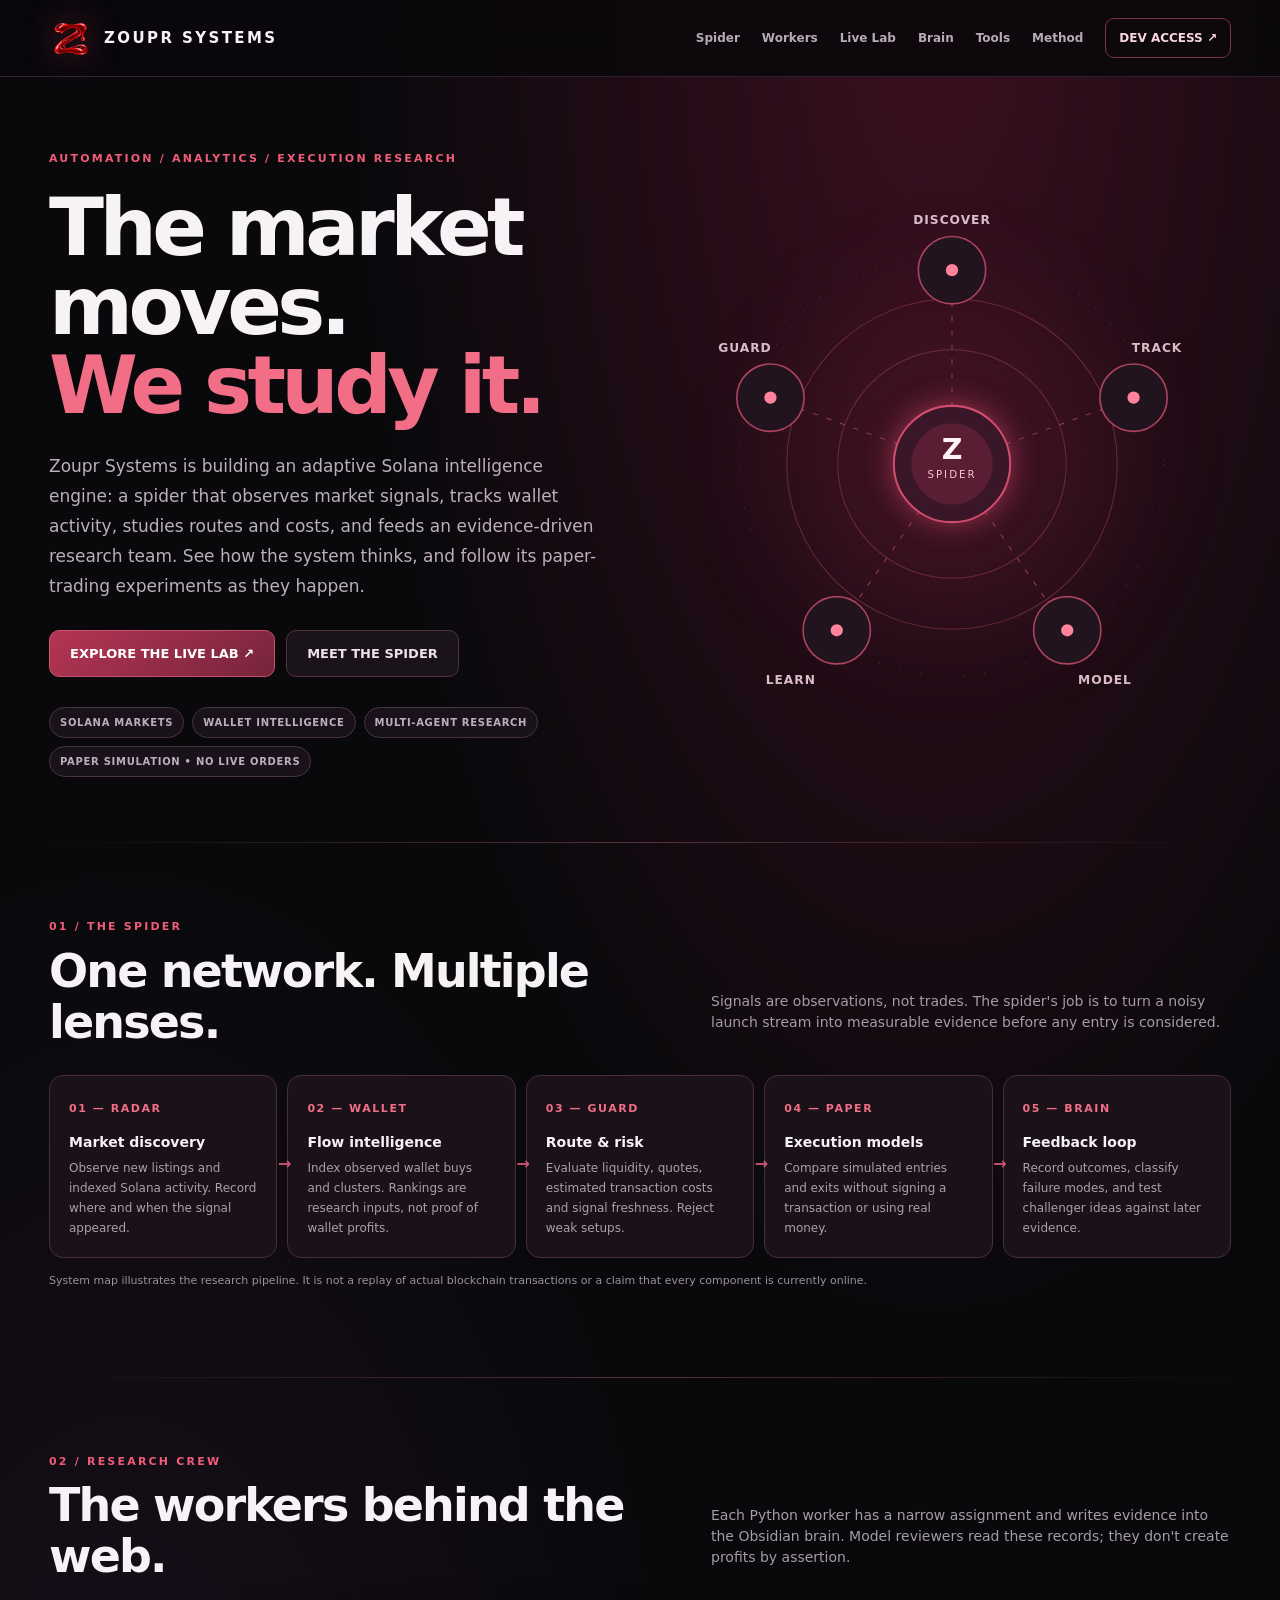
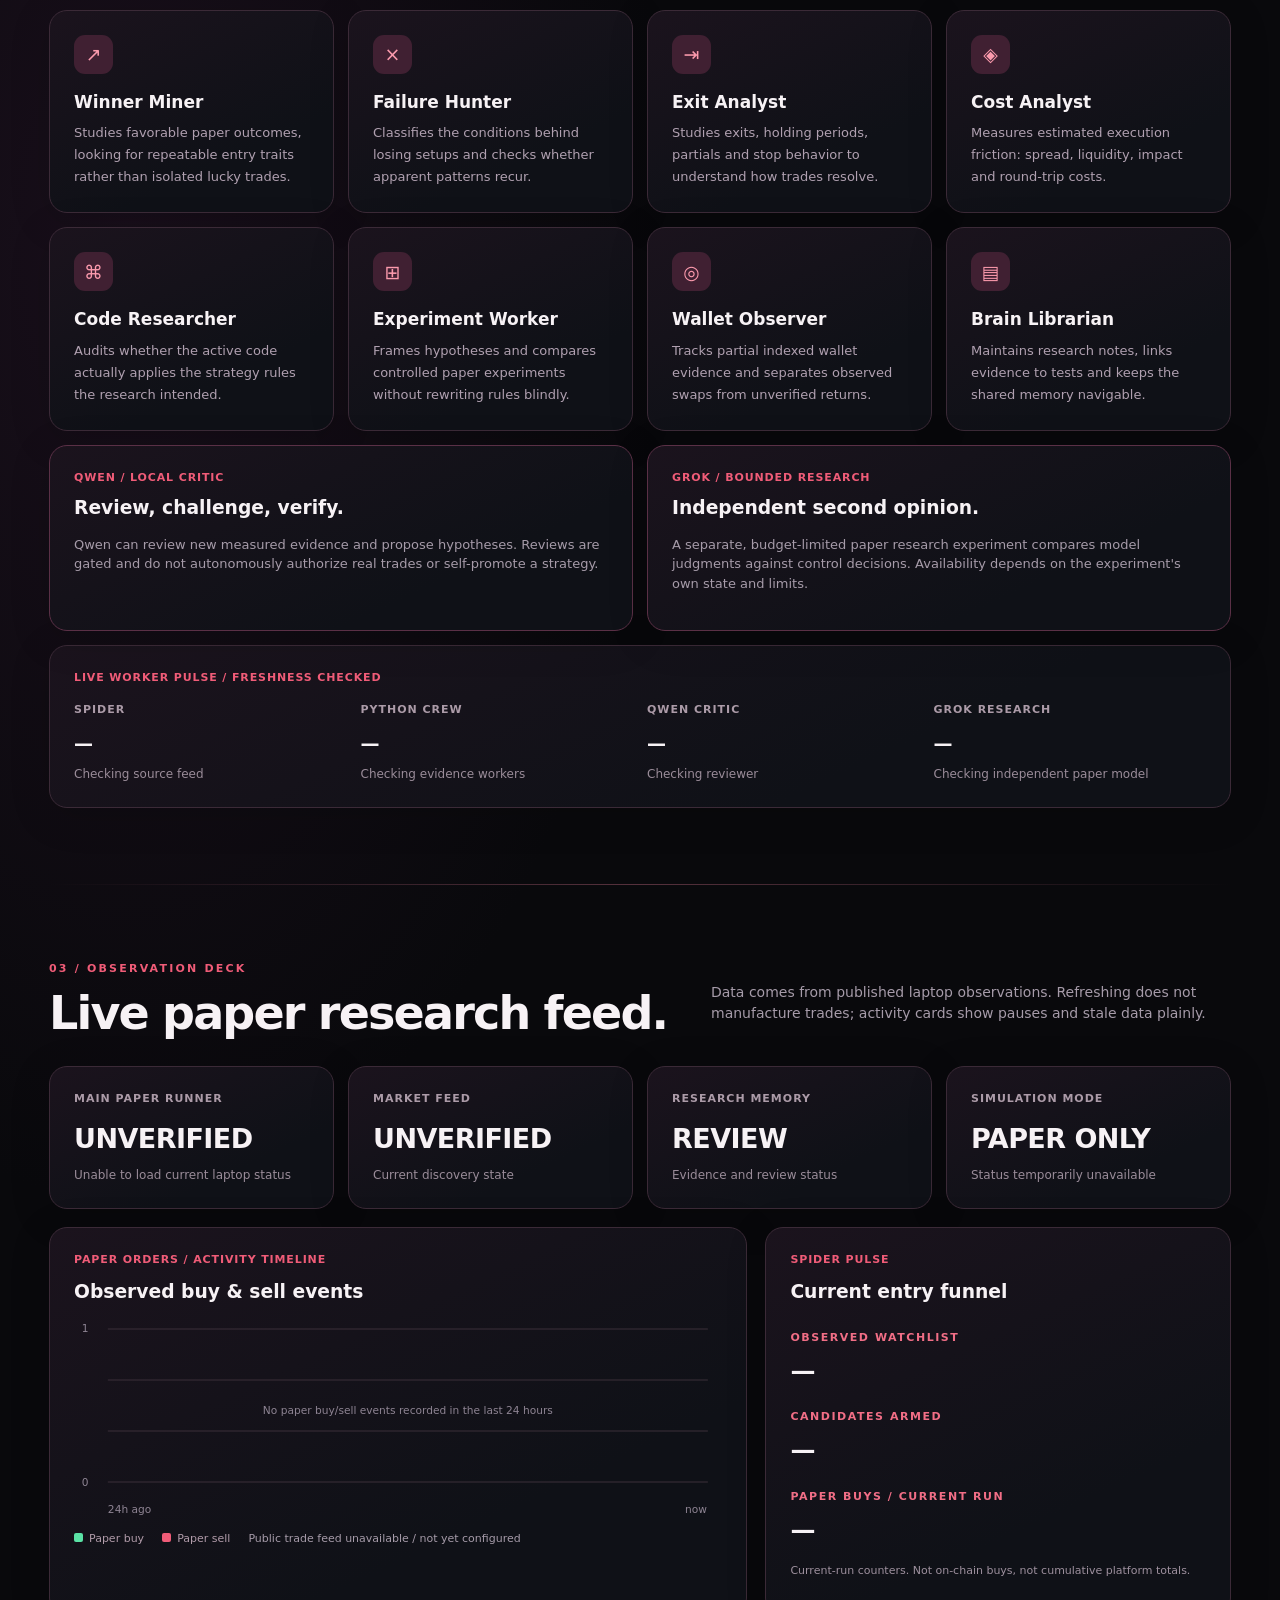
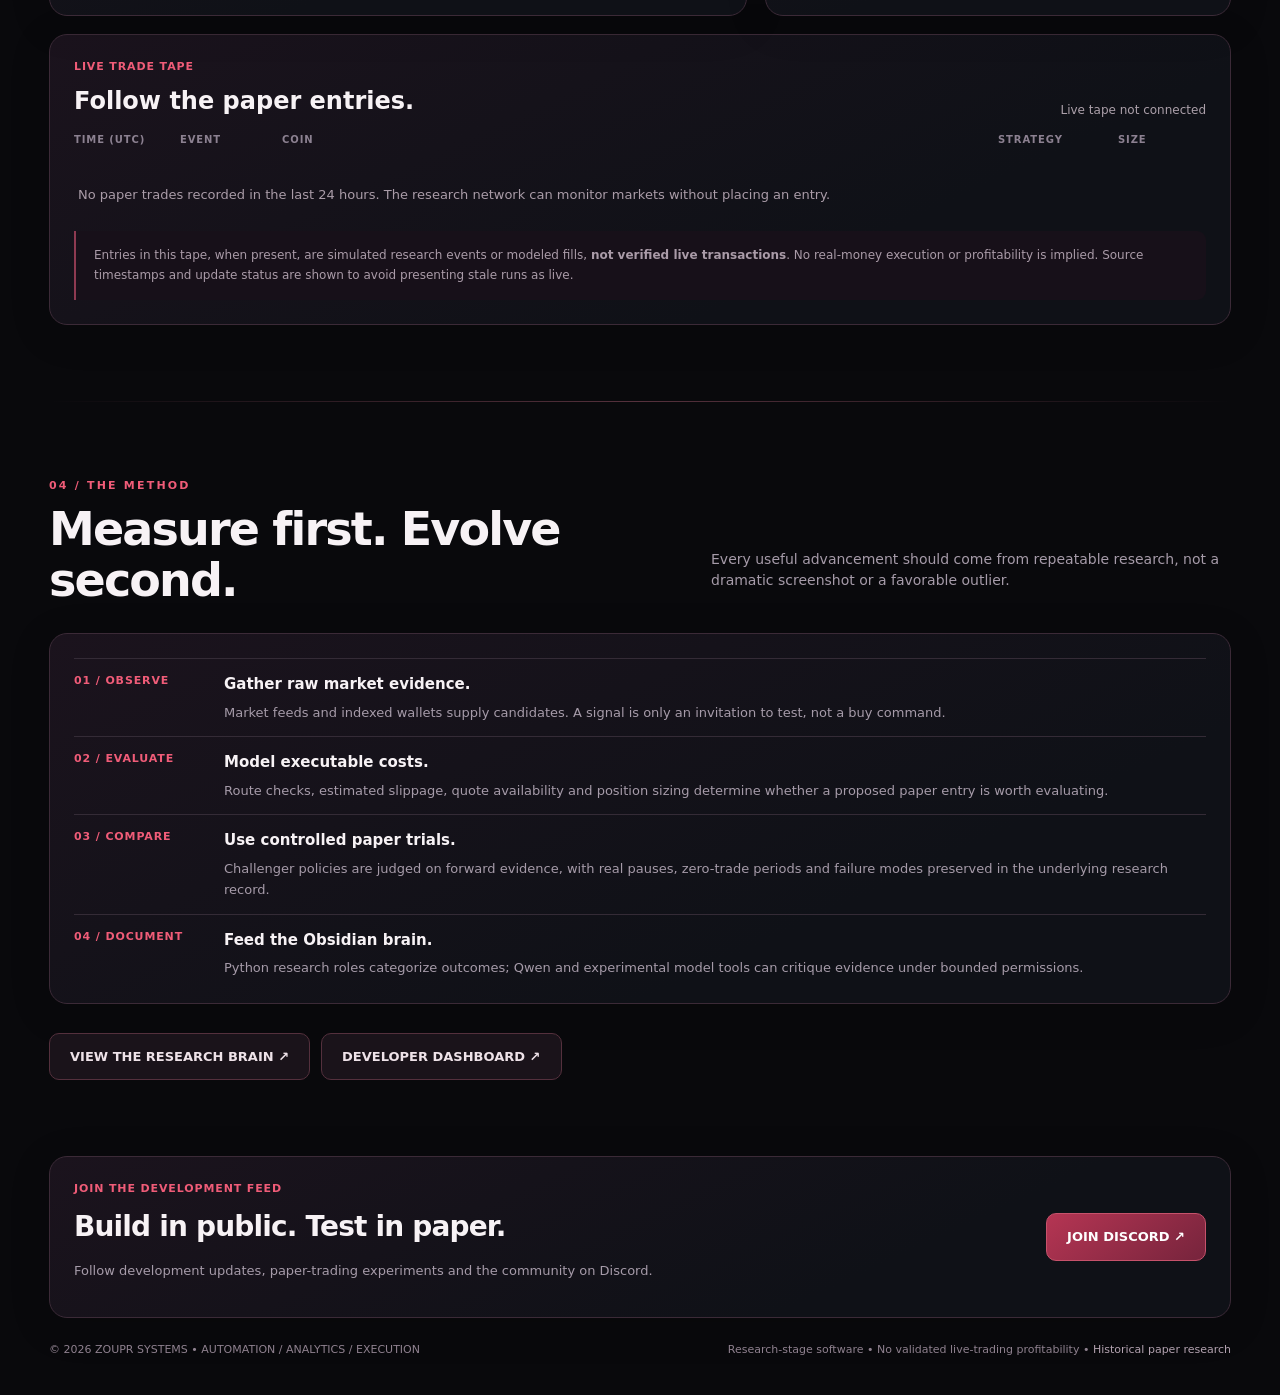
<file: index.html>
<!doctype html>
<html lang="en">
<head>
<meta charset="utf-8">
<meta name="viewport" content="width=device-width,initial-scale=1">
<meta name="theme-color" content="#0b080d">
<meta name="description" content="Zoupr Systems: Solana market intelligence, wallet observation, modeled execution, and evidence-driven paper research.">
<title>Zoupr Systems | Market Intelligence Lab</title>
<link rel="icon" href="/assets/z-logo.png" type="image/png">
<style>
:root{--bg:#09090c;--panel:#111016;--panel2:#16121b;--line:#302630;--cream:#f7f2f5;--muted:#a69ba9;--red:#f05c78;--ruby:#8f2239;--green:#5ae2a5;--amber:#eac18a}
*{box-sizing:border-box}html{scroll-behavior:smooth}body{margin:0;color:var(--cream);font-family:Inter,"Segoe UI",system-ui,sans-serif;background:radial-gradient(ellipse 60% 38% at 73% 0%,#3b0f20 0%,transparent 75%),radial-gradient(ellipse 60% 30% at 10% 40%,#190f1b 0%,transparent 70%),var(--bg);line-height:1.5}a{color:inherit;text-decoration:none}button{font:inherit}.shell{max-width:1230px;padding:0 24px;margin:auto}.hair{height:1px;background:linear-gradient(90deg,transparent,#56313d,transparent)}.top{position:sticky;top:0;z-index:10;background:rgba(10,8,12,.91);backdrop-filter:blur(16px);border-bottom:1px solid #30222a}.top .shell{display:flex;min-height:76px;align-items:center;justify-content:space-between;gap:20px}.brand{display:flex;align-items:center;gap:12px;font-weight:900;font-size:15px;letter-spacing:.16em;white-space:nowrap}.brand img{width:43px;height:43px;filter:drop-shadow(0 0 16px #9d304d99)}.navlinks{display:flex;gap:22px;align-items:center;color:#b9aab8;font-size:12px;font-weight:750}.navlinks a:hover,.subtlelink:hover{color:white}.navlinks .navcta{border:1px solid #7c3347;color:#f9d6dd;padding:10px 13px;border-radius:9px}.hero{min-height:590px;display:grid;grid-template-columns:1.03fr .97fr;align-items:center;gap:32px;padding:74px 0 65px}.kicker{font-size:11px;letter-spacing:.2em;font-weight:850;text-transform:uppercase;color:var(--red)}h1{font-size:clamp(49px,6.3vw,87px);line-height:.98;letter-spacing:-.057em;margin:20px 0 26px}h1 em{font-style:normal;color:#f16e86}.lead{font-size:17px;color:#bcaebc;max-width:560px;line-height:1.77}.buttonrow{display:flex;gap:11px;margin-top:29px;flex-wrap:wrap}.btn{border-radius:10px;background:linear-gradient(140deg,#b53553,#76243c);border:1px solid #c6526b;padding:13px 20px;color:white;font-weight:800;font-size:13px}.btn.ghost{background:#1a131a;border-color:#54303d;color:#eee2e8}.pills{display:flex;gap:8px;flex-wrap:wrap;margin-top:30px}.pill{border:1px solid #46333d;color:#bcaebc;background:#1a121b;padding:7px 10px;font-size:10px;font-weight:800;letter-spacing:.07em;border-radius:999px}.heroart{height:440px;position:relative;display:flex;align-items:center;justify-content:center;isolation:isolate}.heroart:before{content:"";position:absolute;width:86%;aspect-ratio:1;border-radius:50%;background:radial-gradient(circle,#98274744,transparent 70%);filter:blur(30px);z-index:-1}.heroart svg{width:min(100%,510px);height:auto;overflow:visible}.network-line{stroke:#80364c;stroke-width:1.2;stroke-dasharray:5 9;animation:shift 15s linear infinite}.network-ring{fill:none;stroke:#84364d;stroke-width:1;opacity:.68}.network-glow{filter:drop-shadow(0 0 13px #d0496b99)}.network-node{fill:#21141e;stroke:#ac425e;stroke-width:1.6}.network-dot{fill:#ff839b}.network-label{font-size:12px;fill:#d9bcc8;letter-spacing:.08em;font-weight:800}.network-small{font-size:10px;fill:#9d8996}.pulse{transform-origin:250px 250px;animation:pulse 4s ease-in-out infinite}.scan{animation:rotate 35s linear infinite;transform-origin:250px 250px}@keyframes rotate{to{transform:rotate(360deg)}}@keyframes shift{to{stroke-dashoffset:-320}}@keyframes pulse{50%{opacity:.5;transform:scale(.98)}}.section{padding:76px 0}.sectionhead{display:flex;align-items:end;justify-content:space-between;gap:24px;margin-bottom:28px}.sectionhead h2{font-size:clamp(28px,4vw,46px);letter-spacing:-.04em;line-height:1.1;margin:10px 0 0}.sectionhead p{max-width:520px;color:var(--muted);font-size:14px}.panel{background:linear-gradient(155deg,#1b131d,#0f1117 70%);border:1px solid #3b2a37;border-radius:18px;padding:24px;min-width:0;box-shadow:0 8px 40px #00000026}.cardgrid{display:grid;grid-template-columns:repeat(4,1fr);gap:14px}.stat-title{font-size:11px;letter-spacing:.09em;text-transform:uppercase;color:#ac9ba8;font-weight:850}.stat-value{font-weight:850;font-size:27px;margin-top:11px;letter-spacing:-.02em}.stat-sub{font-size:12px;color:#9a8c99;margin-top:7px}.statusline{display:inline-flex;align-items:center;gap:8px}.orb{width:9px;height:9px;border-radius:50%;background:#a49ca5;box-shadow:0 0 14px #aaa5}.orb.green{background:var(--green);box-shadow:0 0 12px #52dea766}.orb.amber{background:var(--amber);box-shadow:0 0 12px #eac18a77}.grid2{display:grid;grid-template-columns:1.2fr .8fr;gap:18px}.tape{display:grid;gap:0;margin-top:12px}.taperow{display:grid;grid-template-columns:94px 90px 1fr 108px 88px;align-items:center;gap:12px;padding:15px 0;border-top:1px solid #342832;font-size:12px;color:#d8cbd5}.tag{display:inline-block;padding:6px 9px;border-radius:7px;border:1px solid #48313f;font-size:10px;font-weight:900;letter-spacing:.08em;width:max-content}.tag.buy{border-color:#276b54;color:#73ecc0;background:#113427}.tag.sell{border-color:#81414c;color:#ff9baf;background:#3b202b}.small{font-size:11px;color:#9e909e}.monospace{font-family:ui-monospace,SFMono-Regular,Consolas,monospace}.slot{font-size:11px;letter-spacing:.08em;color:var(--red);font-weight:850}.chartwrap{height:215px;position:relative}.chartwrap svg{width:100%;height:100%;display:block}.key{display:flex;gap:18px;align-items:center;font-size:11px;color:#b19ba9;margin-top:7px}.key i{width:9px;height:9px;display:inline-block;border-radius:2px;margin-right:6px}.empty{padding:26px 4px;color:#aa9ca8;font-size:13px}.divider{margin:18px 0;height:1px;background:#3a2a35}.flow{display:grid;grid-template-columns:repeat(5,minmax(0,1fr));gap:10px}.flow .step{padding:19px;border:1px solid #4a2d3a;background:#1a1119;border-radius:14px;position:relative}.flow .step:not(:last-child):after{content:"→";position:absolute;right:-15px;top:42%;color:#c95675;z-index:1;font-weight:900}.step strong{display:block;margin:13px 0 6px;font-size:14px}.step p{color:#ad9fad;margin:0;font-size:12px;line-height:1.65}.badgeid{font-size:11px;color:#f16e86;font-weight:900;letter-spacing:.14em}.workers{display:grid;grid-template-columns:repeat(4,minmax(0,1fr));gap:14px}.worker{min-height:190px}.worker h3{margin:16px 0 7px;font-size:17px}.worker p{margin:0;color:#b0a0b0;font-size:13px;line-height:1.7}.worker .icon{display:inline-grid;place-items:center;width:39px;height:39px;border-radius:11px;background:#402032;color:#fb9aad;font-size:19px}.agentrow{display:grid;grid-template-columns:1fr 1fr;gap:14px;margin-top:14px}.agentrow .panel{border-color:#5a3046}.crewpulse{margin-top:14px}.crewpulse .stat-value{font-size:19px}.crewpulse .stat-sub{line-height:1.55}.crewpulse .panel{box-shadow:none}.timeline{display:grid;gap:13px}.timeline .entry{display:grid;grid-template-columns:130px 1fr;gap:20px;border-top:1px solid #342b36;padding-top:14px}.timeline h3{font-size:15px;margin:0 0 6px}.timeline p{font-size:13px;color:var(--muted);margin:0;line-height:1.65}.fineprint{border-left:2px solid #8e3a51;padding:14px 18px;background:#171019;color:#aa9ba8;font-size:12px;line-height:1.7;border-radius:0 9px 9px 0}.community{display:flex;gap:20px;justify-content:space-between;align-items:center;flex-wrap:wrap}.community h3{margin:8px 0;font-size:28px;letter-spacing:-.03em}.community p{color:var(--muted);font-size:13px}.foot{display:flex;justify-content:space-between;flex-wrap:wrap;gap:20px;padding:24px 0 36px;color:#8f818f;font-size:11px}.foot a{color:#b3a2b0}.muted{color:var(--muted)}.external{color:#fab0bf;text-decoration:underline;text-underline-offset:3px}#event-state{color:#aca0aa;font-size:12px}.tablehead{display:grid;grid-template-columns:94px 90px 1fr 108px 88px;gap:12px;color:#8c8191;font-size:10px;font-weight:800;letter-spacing:.09em}.tape a:hover{color:#ffadb9}.chartlink{background:none;border:1px solid #66404e;color:#ffb1c0;border-radius:6px;padding:5px 7px;font-size:10px;cursor:pointer;margin-left:9px;font-weight:800}.chartlink:hover{background:#3b1f2d}.coinchart{margin-top:18px;border-top:1px solid #45313d;padding-top:18px}.coinchart iframe{display:block;width:100%;height:460px;border:1px solid #4c2f3d;border-radius:12px;background:#110d13}.charttop{display:flex;justify-content:space-between;align-items:center;gap:12px;flex-wrap:wrap;margin-bottom:12px}@media(max-width:1060px){.navlinks{gap:12px}.navlinks .nav-brain,.navlinks .nav-method{display:none}.hero{grid-template-columns:1fr 1fr}.flow{grid-template-columns:repeat(3,1fr)}.flow .step:after{display:none}.workers{grid-template-columns:repeat(2,1fr)}}@media(max-width:760px){.shell{padding:0 17px}.top .shell{min-height:65px;gap:8px;flex-wrap:wrap;padding-block:6px}.brand{font-size:12px;letter-spacing:.1em}.brand img{width:34px;height:34px}.navlinks{gap:10px}.navlinks a{display:none}.navlinks .nav-tools,.navlinks .navcta{display:block;font-size:10px;padding:8px}.navlinks .navcta{white-space:nowrap}.hero{display:block;min-height:0;padding:57px 0 35px}.heroart{height:280px;margin-top:15px}.heroart svg{height:295px;width:100%}h1{font-size:54px}.lead{font-size:15px}.section{padding:52px 0}.sectionhead{display:block}.sectionhead p{margin-top:13px}.cardgrid,.grid2,.workers,.agentrow{grid-template-columns:1fr}.cardgrid{grid-template-columns:1fr 1fr}.stat-value{font-size:20px}.flow{grid-template-columns:1fr}.flow .step{min-height:auto}.panel{padding:19px}.taperow,.tablehead{grid-template-columns:65px 68px 1fr 75px;gap:5px;font-size:11px}.taperow .last,.tablehead .last{display:none}.timeline .entry{grid-template-columns:1fr;gap:2px}.foot{padding-bottom:27px}}@media(prefers-reduced-motion:reduce){*,*:before,*:after{animation:none!important;scroll-behavior:auto!important}}
</style>
</head>
<body>
<header class="top"><div class="shell"><a href="/" class="brand"><img src="/assets/z-logo.png" alt="">ZOUPR SYSTEMS</a><nav class="navlinks" aria-label="Primary"><a href="#spider">Spider</a><a href="#workers">Workers</a><a href="#live">Live Lab</a><a class="nav-brain" href="/brain.html">Brain</a><a class="nav-tools" href="/tools/">Tools</a><a class="nav-method" href="#about">Method</a><a class="navcta" href="https://dev.zouprsystems.com/">DEV ACCESS ↗</a></nav></div></header>
<main class="shell">
<section class="hero" aria-label="Introduction"><div><div class="kicker">AUTOMATION / ANALYTICS / EXECUTION RESEARCH</div><h1>The market moves.<br><em>We study it.</em></h1><p class="lead">Zoupr Systems is building an adaptive Solana intelligence engine: a spider that observes market signals, tracks wallet activity, studies routes and costs, and feeds an evidence-driven research team. See how the system thinks, and follow its paper-trading experiments as they happen.</p><div class="buttonrow"><a href="#live" class="btn">EXPLORE THE LIVE LAB ↗</a><a href="#spider" class="btn ghost">MEET THE SPIDER</a></div><div class="pills"><span class="pill">SOLANA MARKETS</span><span class="pill">WALLET INTELLIGENCE</span><span class="pill">MULTI-AGENT RESEARCH</span><span class="pill">PAPER SIMULATION • NO LIVE ORDERS</span></div></div>
<div class="heroart" aria-label="Illustration of Zoupr's five-stage research network"><svg viewBox="0 0 500 500" role="img" aria-label="Animated system architecture diagram, not a transaction visualization">
<circle cx="250" cy="250" r="208" class="network-ring scan" stroke-dasharray="1 20"/><circle cx="250" cy="250" r="162" class="network-ring"/><circle cx="250" cy="250" r="112" class="network-ring pulse"/>
<path class="network-line" d="M250 250L250 60M250 250L428 185M250 250L363 413M250 250L137 413M250 250L72 185"/>
<g class="network-glow"><circle cx="250" cy="250" r="57" fill="#3a1629" stroke="#d14c6d" stroke-width="2"/><circle cx="250" cy="250" r="40" fill="#6b213b" opacity=".65"/><text x="250" y="245" text-anchor="middle" font-size="28" font-weight="900" fill="#fff0f4">Z</text><text x="250" y="264" text-anchor="middle" font-size="10" fill="#f6c5d0" letter-spacing="2">SPIDER</text></g>
<g><circle class="network-node" cx="250" cy="60" r="33"/><circle class="network-dot" cx="250" cy="60" r="6"/><text class="network-label" x="250" y="15" text-anchor="middle">DISCOVER</text><circle class="network-node" cx="428" cy="185" r="33"/><circle class="network-dot" cx="428" cy="185" r="6"/><text class="network-label" x="451" y="140" text-anchor="middle">TRACK</text><circle class="network-node" cx="363" cy="413" r="33"/><circle class="network-dot" cx="363" cy="413" r="6"/><text class="network-label" x="400" y="466" text-anchor="middle">MODEL</text><circle class="network-node" cx="137" cy="413" r="33"/><circle class="network-dot" cx="137" cy="413" r="6"/><text class="network-label" x="92" y="466" text-anchor="middle">LEARN</text><circle class="network-node" cx="72" cy="185" r="33"/><circle class="network-dot" cx="72" cy="185" r="6"/><text class="network-label" x="47" y="140" text-anchor="middle">GUARD</text></g>
</svg></div></section>
<div class="hair"></div>
<section class="section" id="spider"><div class="sectionhead"><div><div class="kicker">01 / THE SPIDER</div><h2>One network. Multiple lenses.</h2></div><p>Signals are observations, not trades. The spider's job is to turn a noisy launch stream into measurable evidence before any entry is considered.</p></div>
<div class="flow">
<div class="step"><span class="badgeid">01 — RADAR</span><strong>Market discovery</strong><p>Observe new listings and indexed Solana activity. Record where and when the signal appeared.</p></div>
<div class="step"><span class="badgeid">02 — WALLET</span><strong>Flow intelligence</strong><p>Index observed wallet buys and clusters. Rankings are research inputs, not proof of wallet profits.</p></div>
<div class="step"><span class="badgeid">03 — GUARD</span><strong>Route &amp; risk</strong><p>Evaluate liquidity, quotes, estimated transaction costs and signal freshness. Reject weak setups.</p></div>
<div class="step"><span class="badgeid">04 — PAPER</span><strong>Execution models</strong><p>Compare simulated entries and exits without signing a transaction or using real money.</p></div>
<div class="step"><span class="badgeid">05 — BRAIN</span><strong>Feedback loop</strong><p>Record outcomes, classify failure modes, and test challenger ideas against later evidence.</p></div>
</div><p class="small" style="margin-top:15px">System map illustrates the research pipeline. It is not a replay of actual blockchain transactions or a claim that every component is currently online.</p></section>
<div class="hair"></div>
<section class="section" id="workers"><div class="sectionhead"><div><div class="kicker">02 / RESEARCH CREW</div><h2>The workers behind the web.</h2></div><p>Each Python worker has a narrow assignment and writes evidence into the Obsidian brain. Model reviewers read these records; they don't create profits by assertion.</p></div>
<div class="workers">
<div class="panel worker"><div class="icon">↗</div><h3>Winner Miner</h3><p>Studies favorable paper outcomes, looking for repeatable entry traits rather than isolated lucky trades.</p></div>
<div class="panel worker"><div class="icon">×</div><h3>Failure Hunter</h3><p>Classifies the conditions behind losing setups and checks whether apparent patterns recur.</p></div>
<div class="panel worker"><div class="icon">⇥</div><h3>Exit Analyst</h3><p>Studies exits, holding periods, partials and stop behavior to understand how trades resolve.</p></div>
<div class="panel worker"><div class="icon">◈</div><h3>Cost Analyst</h3><p>Measures estimated execution friction: spread, liquidity, impact and round-trip costs.</p></div>
<div class="panel worker"><div class="icon">⌘</div><h3>Code Researcher</h3><p>Audits whether the active code actually applies the strategy rules the research intended.</p></div>
<div class="panel worker"><div class="icon">⊞</div><h3>Experiment Worker</h3><p>Frames hypotheses and compares controlled paper experiments without rewriting rules blindly.</p></div>
<div class="panel worker"><div class="icon">◎</div><h3>Wallet Observer</h3><p>Tracks partial indexed wallet evidence and separates observed swaps from unverified returns.</p></div>
<div class="panel worker"><div class="icon">▤</div><h3>Brain Librarian</h3><p>Maintains research notes, links evidence to tests and keeps the shared memory navigable.</p></div>
</div>
<div class="agentrow"><div class="panel"><div class="slot">QWEN / LOCAL CRITIC</div><h3 style="margin:7px 0">Review, challenge, verify.</h3><p class="muted" style="font-size:13px">Qwen can review new measured evidence and propose hypotheses. Reviews are gated and do not autonomously authorize real trades or self-promote a strategy.</p></div><div class="panel"><div class="slot">GROK / BOUNDED RESEARCH</div><h3 style="margin:7px 0">Independent second opinion.</h3><p class="muted" style="font-size:13px">A separate, budget-limited paper research experiment compares model judgments against control decisions. Availability depends on the experiment's own state and limits.</p></div></div>
<div class="panel crewpulse"><div class="slot">LIVE WORKER PULSE / FRESHNESS CHECKED</div><div class="cardgrid" style="margin-top:15px">
<div><div class="stat-title">SPIDER</div><div class="stat-value" id="crew-spider">—</div><div class="stat-sub" id="crew-spider-detail">Checking source feed</div></div>
<div><div class="stat-title">PYTHON CREW</div><div class="stat-value" id="crew-python">—</div><div class="stat-sub" id="crew-python-detail">Checking evidence workers</div></div>
<div><div class="stat-title">QWEN CRITIC</div><div class="stat-value" id="crew-qwen">—</div><div class="stat-sub" id="crew-qwen-detail">Checking reviewer</div></div>
<div><div class="stat-title">GROK RESEARCH</div><div class="stat-value" id="crew-grok">—</div><div class="stat-sub" id="crew-grok-detail">Checking independent paper model</div></div>
</div></div></section>
<div class="hair"></div>
<section class="section" id="live"><div class="sectionhead"><div><div class="kicker">03 / OBSERVATION DECK</div><h2>Live paper research feed.</h2></div><p>Data comes from published laptop observations. Refreshing does not manufacture trades; activity cards show pauses and stale data plainly.</p></div>
<div class="cardgrid" aria-live="polite">
<div class="panel"><div class="stat-title">MAIN PAPER RUNNER</div><div class="stat-value" id="runner-status"><span class="statusline"><span class="orb"></span>Checking</span></div><div class="stat-sub" id="runner-detail">Awaiting verified snapshot</div></div>
<div class="panel"><div class="stat-title">MARKET FEED</div><div class="stat-value" id="market-status">—</div><div class="stat-sub" id="market-detail">Current discovery state</div></div>
<div class="panel"><div class="stat-title">RESEARCH MEMORY</div><div class="stat-value" id="memory-status">—</div><div class="stat-sub" id="memory-detail">Evidence and review status</div></div>
<div class="panel"><div class="stat-title">SIMULATION MODE</div><div class="stat-value">PAPER ONLY</div><div class="stat-sub" id="sync-status">Syncing public snapshot…</div></div>
</div>
<div class="grid2" style="margin-top:18px">
<div class="panel"><div class="slot">PAPER ORDERS / ACTIVITY TIMELINE</div><h3 style="margin:9px 0 3px">Observed buy &amp; sell events</h3><div class="chartwrap"><svg id="trade-chart" viewBox="0 0 670 215" preserveAspectRatio="none" aria-label="Paper buy and sell activity from the published laptop feed"></svg></div><div class="key"><span><i style="background:var(--green)"></i>Paper buy</span><span><i style="background:var(--red)"></i>Paper sell</span><span class="muted" id="chart-window">Last 24 hours</span></div></div>
<div class="panel"><div class="slot">SPIDER PULSE</div><h3 style="margin:9px 0 3px">Current entry funnel</h3><div style="display:grid;gap:10px;margin-top:18px"><div class="step" style="min-height:0"><span class="badgeid">OBSERVED WATCHLIST</span><strong id="watch-count" style="font-size:25px;margin:4px 0">—</strong></div><div class="step" style="min-height:0"><span class="badgeid">CANDIDATES ARMED</span><strong id="arm-count" style="font-size:25px;margin:4px 0">—</strong></div><div class="step" style="min-height:0"><span class="badgeid">PAPER BUYS / CURRENT RUN</span><strong id="buy-count" style="font-size:25px;margin:4px 0">—</strong></div></div><p class="small">Current-run counters. Not on-chain buys, not cumulative platform totals.</p></div>
</div>
<div class="panel" style="margin-top:18px"><div class="sectionhead" style="margin-bottom:13px"><div><div class="slot">LIVE TRADE TAPE</div><h3 style="font-size:24px;margin:8px 0 0">Follow the paper entries.</h3></div><div id="event-state">Checking recent paper activity…</div></div>
<div class="tablehead"><span>TIME (UTC)</span><span>EVENT</span><span>COIN</span><span>STRATEGY</span><span class="last">SIZE</span></div><div class="tape" id="trade-tape"><div class="empty">Loading sanitized paper trade events.</div></div><div class="coinchart" id="coinchart-panel" hidden><div class="charttop"><div><div class="slot">LIVE TOKEN CHART / EXTERNAL MARKET DATA</div><strong id="coinchart-title">Select a paper entry</strong></div><button class="btn ghost" type="button" id="closecoin" style="padding:9px 12px">CLOSE CHART ×</button></div><iframe id="coinchart-frame" title="External live Solana token chart" referrerpolicy="no-referrer" loading="lazy"></iframe><p class="small">Market chart provided by DexScreener. Token market prices are not the bot’s executed or simulated fill prices.</p></div><div class="fineprint">Entries in this tape, when present, are simulated research events or modeled fills, <strong>not verified live transactions</strong>. No real-money execution or profitability is implied. Source timestamps and update status are shown to avoid presenting stale runs as live.</div></div>
</section>
<div class="hair"></div>
<section class="section" id="about"><div class="sectionhead"><div><div class="kicker">04 / THE METHOD</div><h2>Measure first. Evolve second.</h2></div><p>Every useful advancement should come from repeatable research, not a dramatic screenshot or a favorable outlier.</p></div><div class="panel timeline">
<div class="entry"><div class="slot">01 / OBSERVE</div><div><h3>Gather raw market evidence.</h3><p>Market feeds and indexed wallets supply candidates. A signal is only an invitation to test, not a buy command.</p></div></div>
<div class="entry"><div class="slot">02 / EVALUATE</div><div><h3>Model executable costs.</h3><p>Route checks, estimated slippage, quote availability and position sizing determine whether a proposed paper entry is worth evaluating.</p></div></div>
<div class="entry"><div class="slot">03 / COMPARE</div><div><h3>Use controlled paper trials.</h3><p>Challenger policies are judged on forward evidence, with real pauses, zero-trade periods and failure modes preserved in the underlying research record.</p></div></div>
<div class="entry"><div class="slot">04 / DOCUMENT</div><div><h3>Feed the Obsidian brain.</h3><p>Python research roles categorize outcomes; Qwen and experimental model tools can critique evidence under bounded permissions.</p></div></div>
</div><div class="buttonrow"><a href="/brain.html" class="btn ghost">VIEW THE RESEARCH BRAIN ↗</a><a href="https://dev.zouprsystems.com/" class="btn ghost">DEVELOPER DASHBOARD ↗</a></div></section>
<section class="panel community" id="community"><div><div class="slot">JOIN THE DEVELOPMENT FEED</div><h3>Build in public. Test in paper.</h3><p>Follow development updates, paper-trading experiments and the community on Discord.</p></div><a class="btn" href="https://discord.gg/yEB4RwG9V2" target="_blank" rel="noopener noreferrer">JOIN DISCORD ↗</a></section>
<footer class="foot"><span>© 2026 ZOUPR SYSTEMS • AUTOMATION / ANALYTICS / EXECUTION</span><span>Research-stage software • No validated live-trading profitability • <a href="/research-archive.html">Historical paper research</a></span></footer>
</main>
<script>
(function(){
"use strict";
var STATUS="https://raw.githubusercontent.com/MooseyToons/zoupr-systems-site/status-live/website_status.json";
var ACTIVITY="https://raw.githubusercontent.com/MooseyToons/zoupr-systems-site/status-live/public_activity.json";
var lastActivity=null;
var el=function(id){return document.getElementById(id)};
var ago=function(sec){if(sec<0||!Number.isFinite(sec))return "unverified";if(sec<90)return Math.round(sec)+"s ago";if(sec<5400)return Math.round(sec/60)+"m ago";return Math.round(sec/3600)+"h ago"};
var set=function(id,val){var node=el(id);if(node)node.textContent=val};
var clean=function(text){return String(text==null?"":text).slice(0,110)};
var validTime=function(ts){var n=Date.parse(ts);return Number.isFinite(n)?n:0};
function chart(events){
var svg=el("trade-chart");while(svg.firstChild)svg.removeChild(svg.firstChild);
var now=Date.now()/1000, bins=12, counts=Array.from({length:bins},function(){return [0,0]});
events.forEach(function(e){var t=Number(e.epoch),ix=Math.floor((t-(now-86400))/7200);if(ix>=0&&ix<bins){if(e.action==="BUY")counts[ix][0]++;if(e.action==="SELL")counts[ix][1]++}});
var max=Math.max(1,...counts.map(function(x){return x[0]+x[1]}));
var ns="http://www.w3.org/2000/svg";
function line(x1,y1,x2,y2,color){var n=document.createElementNS(ns,"line");n.setAttribute("x1",x1);n.setAttribute("y1",y1);n.setAttribute("x2",x2);n.setAttribute("y2",y2);n.setAttribute("stroke",color);n.setAttribute("stroke-width","1");svg.appendChild(n)}
function label(x,y,txt,anchor){var n=document.createElementNS(ns,"text");n.setAttribute("x",x);n.setAttribute("y",y);n.setAttribute("fill","#8e8493");n.setAttribute("font-size","11");n.setAttribute("text-anchor",anchor||"start");n.textContent=txt;svg.appendChild(n)}
[0,1,2,3].forEach(function(i){line(35,20+i*51,655,20+i*51,"#3c303b")});
counts.forEach(function(c,i){var x=42+i*51, y=174, h1=c[0]/max*140,h2=c[1]/max*140;[["#5ae2a5",h1,y-h1],["#f05c78",h2,y-h1-h2]].forEach(function(v){if(v[1]<=0)return;var r=document.createElementNS(ns,"rect");r.setAttribute("x",x);r.setAttribute("y",v[2]);r.setAttribute("width","29");r.setAttribute("height",v[1]);r.setAttribute("rx","3");r.setAttribute("fill",v[0]);svg.appendChild(r)})});
label(8,23,String(max));label(8,177,"0");label(35,204,"24h ago");label(654,204,"now","end");
var any=counts.some(function(c){return c[0]+c[1]>0});if(!any){label(345,105,"No paper buy/sell events recorded in the last 24 hours","middle")}
}
function showCoinChart(mint,symbol){if(!/^[1-9A-HJ-NP-Za-km-z]{32,44}$/.test(mint))return;var p=el("coinchart-panel");el("coinchart-title").textContent="Token "+(symbol||mint.slice(0,7)+"…");el("coinchart-frame").src="https://dexscreener.com/solana/"+mint+"?embed=1&theme=dark&trades=0&info=0";p.hidden=false;p.scrollIntoView({behavior:"smooth",block:"nearest"})}
el("closecoin").addEventListener("click",function(){el("coinchart-panel").hidden=true;el("coinchart-frame").removeAttribute("src")});
function tape(events){var target=el("trade-tape");target.textContent="";var recent=events.filter(function(e){return Number(e.epoch)>Date.now()/1000-86400}).sort(function(a,b){return b.epoch-a.epoch}).slice(0,15);
set("event-state",recent.length?recent.length+" recent modeled events • paper only":"No recent modeled fills");
if(!recent.length){var empty=document.createElement("div");empty.className="empty";empty.textContent="No paper trades recorded in the last 24 hours. The research network can monitor markets without placing an entry.";target.appendChild(empty);return}
recent.forEach(function(e){var r=document.createElement("div");r.className="taperow";var t=document.createElement("span");t.className="small monospace";var date=new Date(Number(e.epoch)*1000);t.textContent=Number.isFinite(date.getTime())?date.toISOString().slice(11,19):"—";r.appendChild(t);
var action=document.createElement("span"),tag=document.createElement("span");tag.className="tag "+(e.action==="BUY"?"buy":"sell");tag.textContent=e.action==="BUY"?"BUY":"SELL";action.appendChild(tag);r.appendChild(action);
var coin=document.createElement("span"),mint=String(e.mint||"");if(/^[1-9A-HJ-NP-Za-km-z]{32,44}$/.test(mint)){var a=document.createElement("a");a.target="_blank";a.rel="noopener noreferrer";a.href="https://dexscreener.com/solana/"+mint;a.textContent=clean(e.symbol)||mint.slice(0,6)+"…";a.title="External chart for observed token";coin.appendChild(a);var bt=document.createElement("button");bt.className="chartlink";bt.textContent="CHART";bt.title="Show embedded token chart";bt.type="button";bt.addEventListener("click",function(){showCoinChart(mint,clean(e.symbol))});coin.appendChild(bt)}else{coin.textContent=clean(e.symbol)||"Unlabeled token"}r.appendChild(coin);
var source=document.createElement("span");source.className="small";source.textContent=clean(e.source);r.appendChild(source);
var sz=document.createElement("span");sz.className="small last";sz.textContent=Number.isFinite(Number(e.size))&&Number(e.size)>0?Number(e.size).toFixed(3)+" "+clean(e.currency):"—";r.appendChild(sz);target.appendChild(r)});
}
async function fetchJson(url){var r=await fetch(url+"?v="+Date.now(),{cache:"no-store"});if(!r.ok)throw Error("HTTP "+r.status);return r.json()}
async function refresh(){
try{
var s=await fetchJson(STATUS);if(s.schema_version!==3||s.paper_only!==true)throw Error("Invalid source schema");
var stamp=validTime(s.updated_at_utc),healthy=validTime(s.service_health_checked_at_utc||s.snapshot_generated_at_utc),now=Date.now(),publishFresh=healthy>0&&now-healthy<180000&&now-healthy>=-10000,mainFresh=stamp>0&&now-stamp<120000&&now-stamp>=-10000;
var running=publishFresh&&mainFresh&&s.state==="running"&&s.learner_alive===true;
var paused=publishFresh&&["paused","stopping"].indexOf(s.state)>=0;
set("runner-status",running?"RUNNING":paused?"PAUSED":"UNVERIFIED");set("runner-detail",running?"Current laptop paper test observed":paused?"No active main paper buys":"Runner state not confirmed by fresh data");
var feedLive=running&&s.feed_ok===true;set("market-status",feedLive?"CONNECTED":paused?"STANDBY":"UNVERIFIED");set("market-detail",feedLive?"Active run reports a healthy feed":paused?"Main paper strategy is paused":"Market feed not confirmed");
var w=s.workers||{};set("memory-status",publishFresh&&w.evidence_current?"RECORDING":"REVIEW");set("memory-detail",publishFresh&&w.evidence_current?"Categorized paper evidence available":"Waiting for current worker evidence");
set("sync-status",publishFresh?"Laptop heartbeat "+ago((now-healthy)/1000):"Public heartbeat stale • not live");
var f=s.entry_funnel||{};set("watch-count",mainFresh?String(f.watchlist_count==null?"—":f.watchlist_count):"—");set("arm-count",mainFresh?String(f.adaptive_arms==null?"—":f.adaptive_arms):"—");set("buy-count",mainFresh?String(f.buys==null?"—":f.buys):"—");
}catch(err){set("runner-status","UNVERIFIED");set("runner-detail","Unable to load current laptop status");set("market-status","UNVERIFIED");set("memory-status","REVIEW");set("sync-status","Status temporarily unavailable")}
try{
var data=await fetchJson(ACTIVITY);if(data.schema!==1||data.paper_only!==true||!Array.isArray(data.events))throw Error("Invalid activity feed");
var published=Number(data.generated_epoch),fresh=Number.isFinite(published)&&Date.now()/1000-published<210;
if(!fresh){lastActivity=[];tape([]);chart([]);set("chart-window","Activity feed stale; live events unavailable");return}
var crew=data.research_health||{},nowSec=Date.now()/1000;
function isCrewFresh(v){return v&&Number.isFinite(Number(v.updated_epoch))&&Number(v.updated_epoch)>0&&nowSec-Number(v.updated_epoch)>=-10&&nowSec-Number(v.updated_epoch)<180}
var spider=crew.spider||{},python=crew.python||{},qwen=crew.qwen||{},grok=crew.grok||{};
set("crew-spider",isCrewFresh(spider)?"RESEARCHING":"UNVERIFIED");
set("crew-spider-detail",isCrewFresh(spider)?"Latest indexed swap "+ago(nowSec-Number(spider.last_observed_swap_epoch)):"No fresh spider heartbeat");
set("crew-python",isCrewFresh(python)&&python.state==="running"?"WORKING":"UNVERIFIED");
set("crew-python-detail",isCrewFresh(python)?String(python.roles||0)+" named research roles reporting":"Evidence service not confirmed");
set("crew-qwen",isCrewFresh(qwen)?"ON WATCH":"UNVERIFIED");
set("crew-qwen-detail",isCrewFresh(qwen)&&qwen.cycle_result==="no_new_batch"?"Awaiting new evidence":isCrewFresh(qwen)?"Reviewer heartbeat current":"Reviewer heartbeat stale");
set("crew-grok",isCrewFresh(grok)&&grok.paper_only&&String(grok.state).indexOf("PAPER")>=0?"PAPER LAB":"UNVERIFIED");
set("crew-grok-detail",isCrewFresh(grok)?"Independent model research, no live orders":"Model experiment not confirmed");
if(isCrewFresh(spider)){var observed=Number(spider.last_observed_swap_epoch),recent=Number.isFinite(observed)&&nowSec-observed>=0&&nowSec-observed<180;set("market-status",recent?"OBSERVING":"RESEARCHING");set("market-detail",recent?"Recent indexed swap in source":"Last indexed swap "+ago(nowSec-observed));}
lastActivity=data.events.filter(function(e){return e&&e.paper_only===true&&["BUY","SELL"].includes(e.action)&&Number.isFinite(Number(e.epoch))&&Number(e.epoch)>0});tape(lastActivity);chart(lastActivity);set("chart-window","Last 24h • updated "+ago(Date.now()/1000-published));
}catch(err){lastActivity=[];tape([]);chart([]);set("chart-window","Public trade feed unavailable / not yet configured");set("event-state","Live tape not connected")}
}
refresh();setInterval(refresh,15000);
})();
</script>
</body>
</html>
</file>
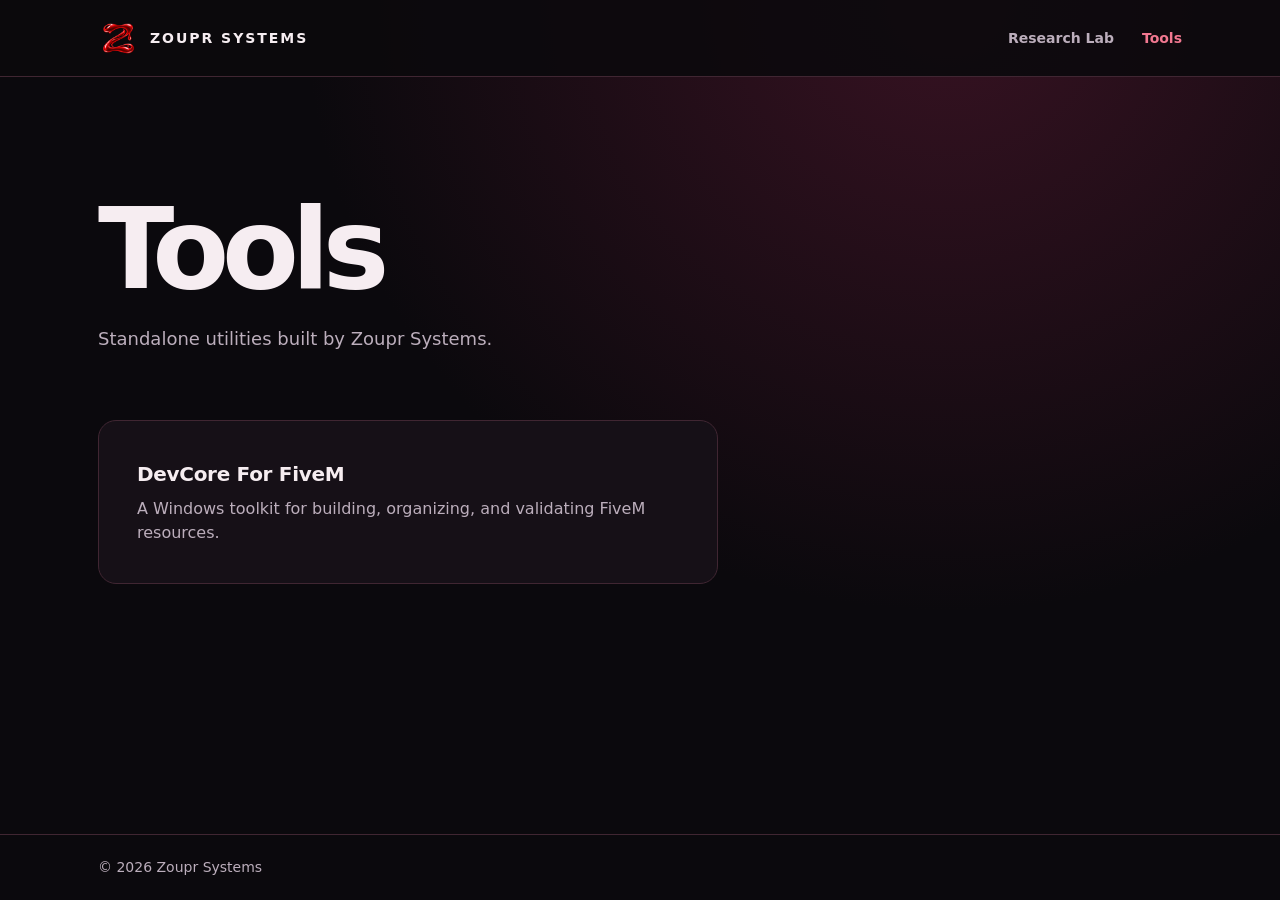
<file: tools/index.html>
<!doctype html>
<html lang="en">
<head>
  <meta charset="utf-8">
  <meta name="viewport" content="width=device-width, initial-scale=1">
  <meta name="description" content="Standalone tools and utilities made by Zoupr Systems.">
  <meta name="theme-color" content="#0b090d">
  <title>Tools | Zoupr Systems</title>
  <link rel="icon" type="image/png" href="/assets/z-logo.png">
  <link rel="stylesheet" href="/tools/tools.css?v=f548b55d">
</head>
<body>
  <header class="site-header">
    <div class="shell">
      <a class="brand" href="/"><img src="/assets/z-logo.png" alt="">ZOUPR SYSTEMS</a>
      <nav aria-label="Tools navigation">
        <a href="/">Research Lab</a>
        <a href="/tools/" aria-current="page">Tools</a>
      </nav>
    </div>
  </header>
  <main class="shell">
    <h1>Tools</h1>
    <p class="intro">Standalone utilities built by Zoupr Systems.</p>
    <article class="tool-card">
      <h2><a href="/tools/dev-core-for-fivem/">DevCore For FiveM</a></h2>
      <p>A Windows toolkit for building, organizing, and validating FiveM resources.</p>
    </article>
  </main>
  <footer><div class="shell">© 2026 Zoupr Systems</div></footer>
</body>
</html>
</file>
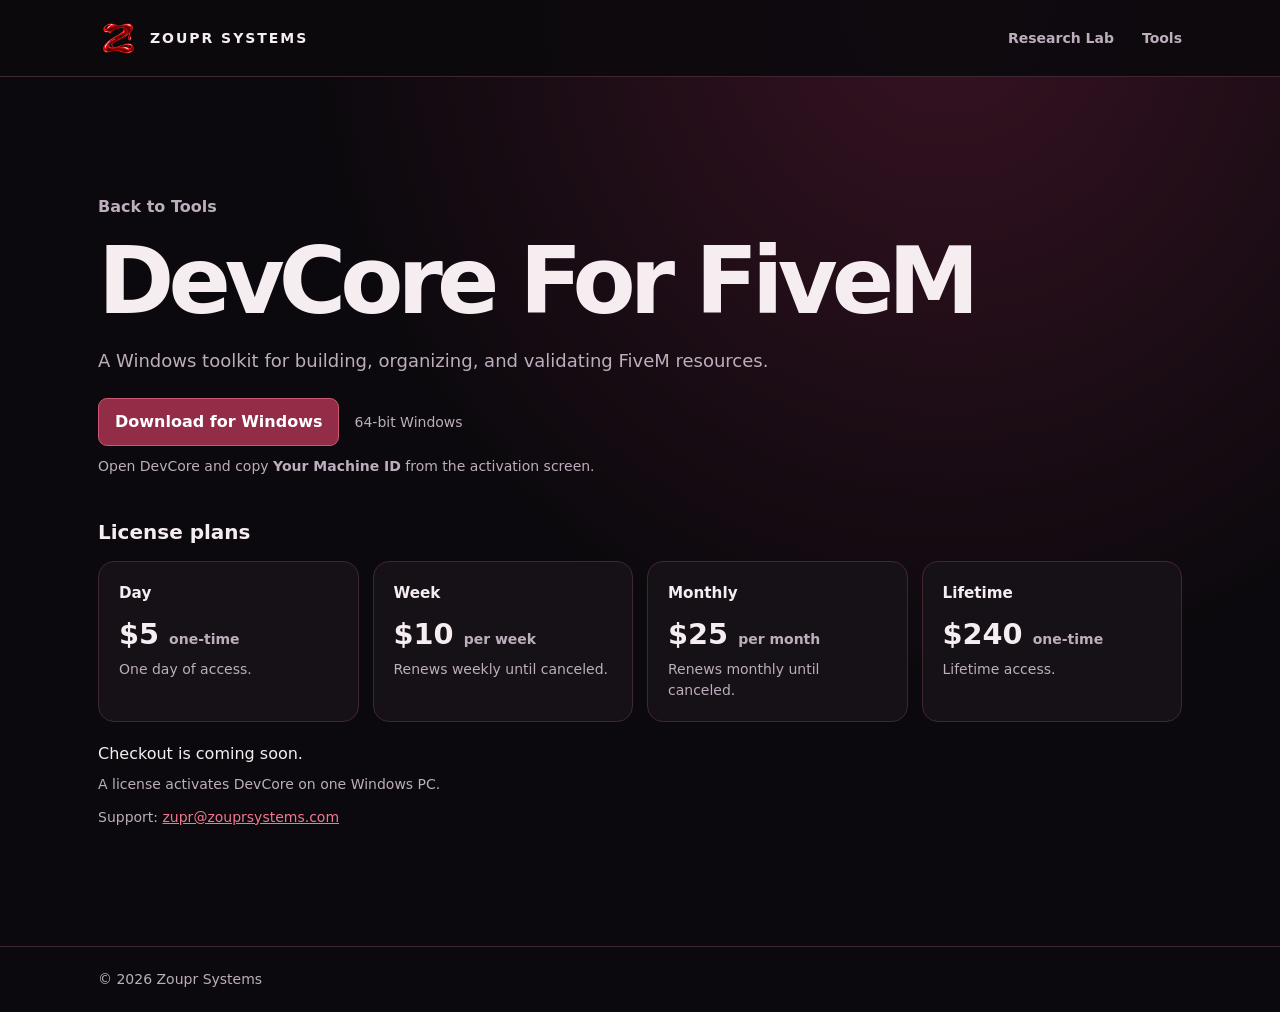
<file: tools/dev-core-for-fivem/index.html>
<!doctype html>
<html lang="en">
<head>
  <meta charset="utf-8">
  <meta name="viewport" content="width=device-width, initial-scale=1">
  <meta name="theme-color" content="#0b090d">
  <meta name="description" content="Compare DevCore For FiveM license plans from Zoupr Systems.">
  <title>DevCore For FiveM | Zoupr Systems</title>
  <link rel="icon" href="/assets/z-logo.png" type="image/png">
  <link rel="stylesheet" href="/tools/tools.css?v=f548b55d">
  <style>
    h1 { font-size: clamp(2.5rem, 8vw, 5.75rem); overflow-wrap: anywhere; }
    .crumb { display: inline-block; margin-bottom: 18px; color: var(--muted); font-weight: 700; }
    .crumb:hover { color: var(--text); }
    .download { margin-top: 24px; }
    .download-button {
      display: inline-block;
      padding: 11px 16px;
      border: 1px solid #cb5870;
      border-radius: 9px;
      background: #932c47;
      color: #fff;
      font-weight: 750;
    }
    .download-button:hover { background: #ad3856; }
    .download-details { display: inline-block; margin: 8px 10px; color: var(--muted); font-size: .875rem; }
    .download .license { margin-top: 10px; }
    .plans { margin-top: 40px; }
    .plans h2 { margin: 0 0 14px; font-size: 1.25rem; }
    .plans-grid { display: grid; grid-template-columns: repeat(4, minmax(0, 1fr)); gap: 14px; }
    .plan { padding: 20px; border: 1px solid var(--border); border-radius: 16px; background: var(--surface); }
    .plan h3 { margin: 0; font-size: .95rem; }
    .price { margin: 12px 0 6px; font-size: 1.8rem; font-weight: 850; line-height: 1.25; }
    .price span { color: var(--muted); font-size: .875rem; font-weight: 650; }
    .terms, .license { margin: 0; color: var(--muted); font-size: .875rem; }
    .status { margin: 20px 0 8px; }
    .support { margin: 12px 0 0; color: var(--muted); font-size: .875rem; }
    .support a { color: var(--accent); text-decoration: underline; }
    @media (max-width: 760px) { .plans-grid { grid-template-columns: repeat(2, minmax(0, 1fr)); } }
    @media (max-width: 420px) { .plans-grid { grid-template-columns: 1fr; } }
  </style>
</head>
<body>
  <header class="site-header">
    <div class="shell">
      <a class="brand" href="/"><img src="/assets/z-logo.png" alt="">ZOUPR SYSTEMS</a>
      <nav aria-label="Tools navigation">
        <a href="/">Research Lab</a>
        <a href="/tools/">Tools</a>
      </nav>
    </div>
  </header>
  <main class="shell">
    <a class="crumb" href="/tools/">Back to Tools</a>
    <h1>DevCore For FiveM</h1>
    <p class="intro">A Windows toolkit for building, organizing, and validating FiveM resources.</p>
    <div class="download">
      <a class="download-button" href="https://github.com/MooseyToons/zoupr-systems-site/releases/latest/download/DevCore.exe">Download for Windows</a>
      <span class="download-details">64-bit Windows</span>
      <p class="license">Open DevCore and copy <strong>Your Machine ID</strong> from the activation screen.</p>
    </div>
    <section class="plans" aria-labelledby="plans-heading">
      <h2 id="plans-heading">License plans</h2>
      <div class="plans-grid">
        <article class="plan">
          <h3>Day</h3>
          <p class="price">$5 <span>one-time</span></p>
          <p class="terms">One day of access.</p>
        </article>
        <article class="plan">
          <h3>Week</h3>
          <p class="price">$10 <span>per week</span></p>
          <p class="terms">Renews weekly until canceled.</p>
        </article>
        <article class="plan">
          <h3>Monthly</h3>
          <p class="price">$25 <span>per month</span></p>
          <p class="terms">Renews monthly until canceled.</p>
        </article>
        <article class="plan">
          <h3>Lifetime</h3>
          <p class="price">$240 <span>one-time</span></p>
          <p class="terms">Lifetime access.</p>
        </article>
      </div>
      <p class="status">Checkout is coming soon.</p>
      <p class="license">A license activates DevCore on one Windows PC.</p>
      <p class="support">Support: <a href="mailto:zupr@zouprsystems.com">zupr@zouprsystems.com</a></p>
    </section>
  </main>
  <footer><div class="shell">© 2026 Zoupr Systems</div></footer>
</body>
</html>
</file>
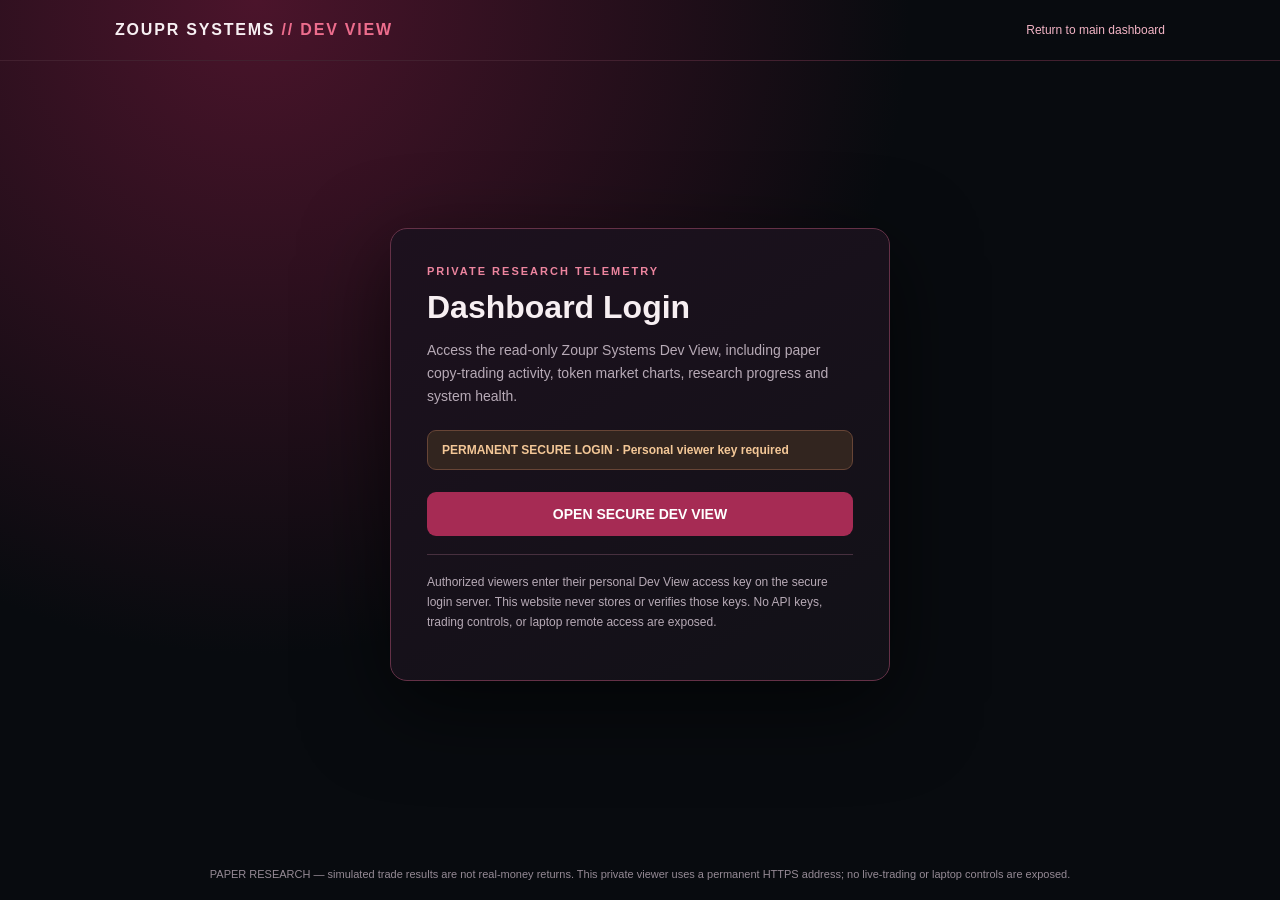
<file: dashboard-login.html>
<!doctype html>
<html lang="en">
<head>
<meta charset="utf-8">
<meta name="viewport" content="width=device-width,initial-scale=1">
<meta name="robots" content="noindex,nofollow">
<title>Dashboard Login | Zoupr Systems</title>
<link rel="icon" type="image/png" href="/assets/z-logo.png">
<style>
:root{color-scheme:dark}
*{box-sizing:border-box}
body{margin:0;min-height:100vh;display:flex;flex-direction:column;font-family:Inter,"Segoe UI",Arial,sans-serif;
background:radial-gradient(circle at 20% 0%,#4b142b 0%,transparent 48%),#080b0f;color:#f7eff2}
header{padding:21px max(20px,calc((100vw - 1050px)/2));border-bottom:1px solid #42202f;display:flex;align-items:center;justify-content:space-between;gap:15px;flex-wrap:wrap}
header .brand{letter-spacing:1.8px;font-weight:900}header .brand b{color:#ed6d8d}
a{color:#f2b4c5;text-decoration:none}a:hover{text-decoration:underline}
header a{font-size:12px}
main{flex:1;display:grid;place-items:center;padding:28px 16px}
.panel{max-width:500px;width:100%;padding:36px;background:linear-gradient(150deg,#1d111e,#111117);
border:1px solid #643147;border-radius:17px;box-shadow:0 25px 85px #0009}
.eyebrow{letter-spacing:2px;font-size:11px;color:#ed859f;font-weight:800}
h1{font-size:32px;margin:13px 0 13px;line-height:1.1}
p{color:#b7aab6;font-size:14px;line-height:1.65}
.status{margin-top:22px;border:1px solid #674536;border-radius:9px;padding:12px 14px;color:#f3c797;
background:#32251f;font-size:12px;font-weight:700}
.access{display:block;width:100%;border-radius:9px;border:0;background:#a62b54;color:white;font-size:14px;
font-weight:800;text-align:center;margin-top:22px;padding:14px;cursor:pointer}
.access:disabled{background:#443240;color:#ab9eaa;cursor:not-allowed}
.meta{font-size:12px;margin-top:18px;border-top:1px solid #47303f;padding-top:18px}
footer{max-width:1050px;margin:0 auto;padding:20px;font-size:11px;color:#958a95;text-align:center}
</style>
</head>
<body>
<header><div class="brand">ZOUPR SYSTEMS <b>// DEV VIEW</b></div><a href="/">Return to main dashboard</a></header>
<main><section class="panel">
<div class="eyebrow">PRIVATE RESEARCH TELEMETRY</div>
<h1>Dashboard Login</h1>
<p>Access the read-only Zoupr Systems Dev View, including paper copy-trading activity, token market charts, research progress and system health.</p>
<div class="status" id="access-state" role="status">PERMANENT SECURE LOGIN · Personal viewer key required</div>
<a class="access" id="open-private-login" href="https://dev.zouprsystems.com/">OPEN SECURE DEV VIEW</a>
<p class="meta">Authorized viewers enter their personal Dev View access key on the secure login server. This website never stores or verifies those keys. No API keys, trading controls, or laptop remote access are exposed.</p>
</section></main>
<footer>PAPER RESEARCH — simulated trade results are not real-money returns. This private viewer uses a permanent HTTPS address; no live-trading or laptop controls are exposed.</footer>

</body>
</html>
</file>
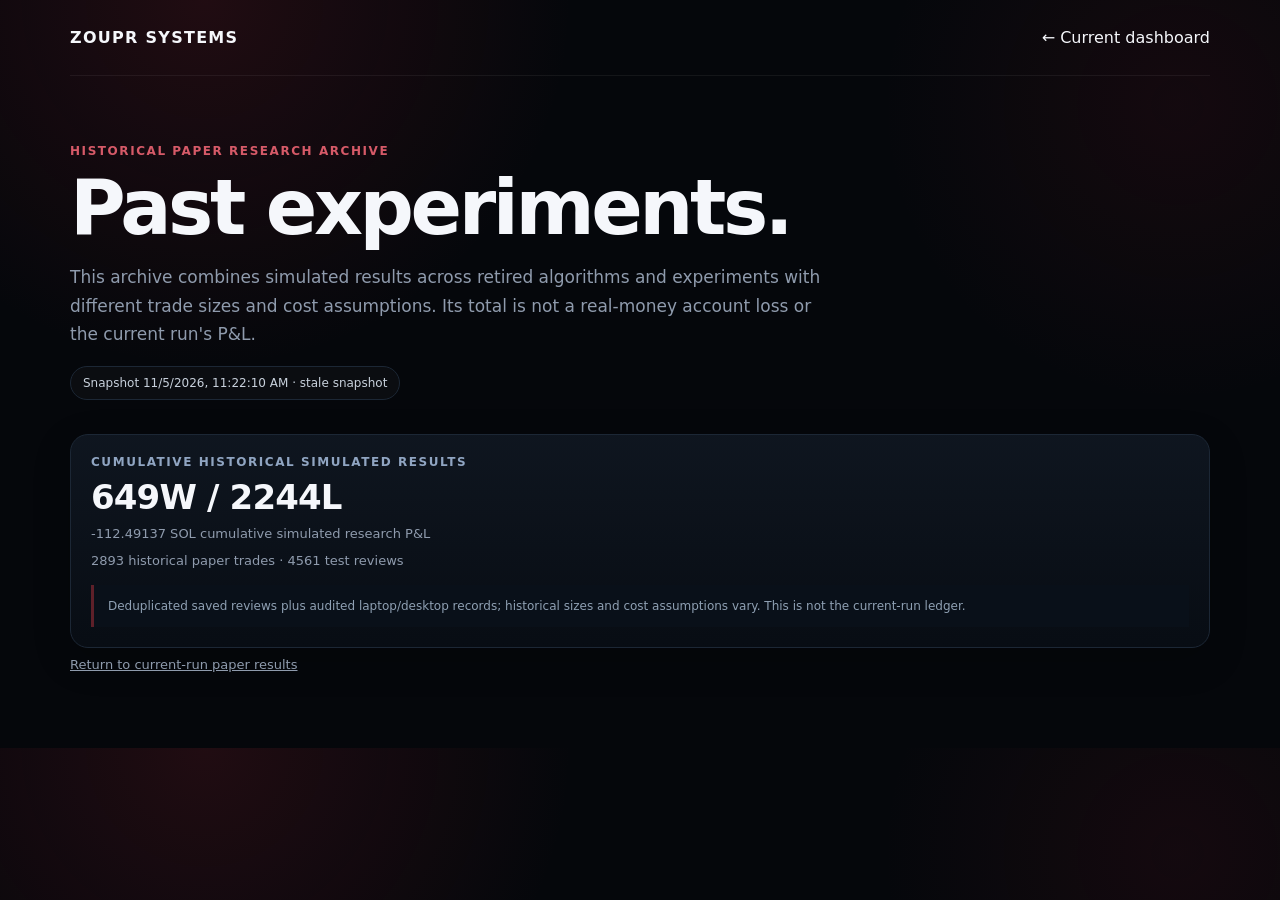
<file: research-archive.html>
<!doctype html>
<html lang="en"><head><meta charset="utf-8"><meta name="viewport" content="width=device-width, initial-scale=1"><title>Zoupr Systems — Historical Paper Research</title><style>
:root{--bg:#05070b;--panel:#0b1018;--panel2:#0f1620;--line:#1c2735;--text:#f5f7fb;--muted:#8f9bad;--accent:#8f1f2d;--accent2:#d65a68;--good:#46d98f;--bad:#ff6b6b;--warn:#ffc857}
*{box-sizing:border-box}html{scroll-behavior:smooth}body{margin:0;background:radial-gradient(circle at 16% 0%,rgba(143,31,45,.20),transparent 28%),radial-gradient(circle at 92% 14%,rgba(143,31,45,.11),transparent 22%),var(--bg);color:var(--text);font-family:Inter,ui-sans-serif,system-ui,-apple-system,BlinkMacSystemFont,"Segoe UI",sans-serif}a{color:inherit;text-decoration:none}.wrap{max-width:1180px;margin:auto;padding:0 20px 60px}nav{height:76px;display:flex;align-items:center;justify-content:space-between;border-bottom:1px solid rgba(255,255,255,.06)}.brand{display:flex;align-items:center;gap:12px;font-weight:900;letter-spacing:.08em}.logo{width:42px;height:42px;filter:drop-shadow(0 0 10px rgba(214,90,104,.42))}.logo img{width:100%;height:100%;object-fit:contain}.navlinks{display:flex;gap:20px;color:var(--muted);font-size:13px}.hero{padding:68px 0 34px}.eyebrow,.label{font-size:12px;text-transform:uppercase;letter-spacing:.13em;font-weight:800}.eyebrow{color:var(--accent2);margin-bottom:13px}.label{color:#90a5c2}h1{font-size:clamp(44px,7vw,76px);line-height:.98;letter-spacing:-.045em;margin:0 0 18px}.hero p{max-width:760px;color:var(--muted);font-size:17px;line-height:1.65;margin:0}.badges{display:flex;gap:10px;flex-wrap:wrap;margin-top:24px}.badge,.sync-pill{padding:9px 12px;border:1px solid var(--line);border-radius:999px;background:rgba(255,255,255,.025);font-size:12px;color:#c8d1dc}.sync-pill{display:inline-flex;align-items:center;gap:8px;margin-top:18px}.dot{width:9px;height:9px;border-radius:50%;background:var(--good);box-shadow:0 0 14px rgba(70,217,143,.85)}.dot.warn{background:var(--warn);box-shadow:0 0 14px rgba(255,200,87,.65)}.dot.bad{background:var(--bad);box-shadow:0 0 14px rgba(255,107,107,.65)}.grid{display:grid;grid-template-columns:repeat(12,1fr);gap:16px}.card{background:linear-gradient(180deg,rgba(15,22,32,.98),rgba(8,13,20,.98));border:1px solid var(--line);border-radius:18px;padding:20px;box-shadow:0 12px 38px rgba(0,0,0,.2)}.span3{grid-column:span 3}.span4{grid-column:span 4}.span5{grid-column:span 5}.span6{grid-column:span 6}.span7{grid-column:span 7}.span8{grid-column:span 8}.span12{grid-column:span 12}.big{font-size:34px;font-weight:900;margin-top:8px;letter-spacing:-.025em}.sub{color:var(--muted);font-size:13px;line-height:1.55;margin-top:7px}.status{display:flex;align-items:center;gap:9px;margin-top:10px;font-weight:800}.good{color:var(--good)}.badtext{color:var(--bad)}.warntext{color:var(--warn)}.section-title{font-size:24px;margin:38px 0 14px}.menu{display:flex;align-items:center;justify-content:space-between;gap:18px;flex-wrap:wrap;margin-bottom:16px}.menu-links{display:flex;gap:9px;flex-wrap:wrap}.menu-links a{padding:9px 11px;border-radius:10px;border:1px solid #3b2227;background:#12090c;color:#d9c6ca;font-size:12px;font-weight:800}.mini-grid{display:grid;grid-template-columns:repeat(2,1fr);gap:10px;margin-top:14px}.mini{padding:12px;border:1px solid #263342;border-radius:12px;background:#0a1119}.mini strong{display:block;font-size:18px}.mini span{font-size:11px;color:var(--muted)}.chart{height:220px;margin-top:16px;position:relative;border-radius:12px;overflow:hidden;background:linear-gradient(rgba(255,255,255,.035) 1px,transparent 1px),linear-gradient(90deg,rgba(255,255,255,.035) 1px,transparent 1px);background-size:44px 44px}.chart svg{position:absolute;inset:0;width:100%;height:100%}.chart-note{color:var(--muted);font-size:12px;line-height:1.5;margin-top:12px}.policy{display:grid;gap:10px;margin-top:14px}.policy-row,.risk-row,.history-item{padding:13px 14px;border:1px solid #342027;border-radius:12px;background:#12090c}.policy-row{display:flex;justify-content:space-between;gap:20px}.policy-row span{font-size:12px;color:var(--muted)}.policy-row strong{font-size:13px}.risk-list,.test-list,.history{display:grid;gap:10px;margin-top:14px}.risk-row{display:grid;grid-template-columns:1.2fr .8fr .8fr;gap:12px;align-items:center}.risk-row strong{font-size:13px}.risk-row span{font-size:12px;color:var(--muted)}.risk-action{text-align:right;font-weight:800;color:#e9a3aa}.test-row{display:grid;grid-template-columns:140px 1fr 110px;gap:12px;padding:11px 0;border-bottom:1px solid rgba(255,255,255,.06);font-size:13px}.test-row:last-child{border-bottom:0}.test-id{color:var(--muted)}.test-pnl{text-align:right;font-weight:800}.version-head{display:flex;justify-content:space-between;gap:18px;flex-wrap:wrap}.version-tag{padding:7px 10px;border-radius:8px;background:rgba(143,31,45,.16);border:1px solid rgba(143,31,45,.35);color:#e9a3aa;font-size:12px;font-weight:800;height:max-content}.change-list{display:grid;gap:10px;margin-top:16px}.change{border:1px solid #352027;background:#12090c;border-radius:12px;padding:14px}.change strong{display:block;font-size:14px;margin-bottom:5px}.change p{margin:0;color:var(--muted);font-size:13px;line-height:1.5}.history-item{display:grid;grid-template-columns:100px 1fr 110px;gap:14px}.history-item h3{margin:0 0 5px;font-size:14px}.history-item p{margin:0;color:var(--muted);font-size:12px;line-height:1.5}.history-ver{font-weight:900;color:#f7d9dd}.history-status{text-align:right;color:#8ea1b5;font-size:12px}.goal-grid{display:grid;grid-template-columns:repeat(3,1fr);gap:12px;margin-top:14px}.goal{padding:15px;border:1px solid #352027;border-radius:13px;background:#12090c}.goal small{color:#c98790;font-weight:800}.goal h3{margin:8px 0 6px;font-size:15px}.goal p{margin:0;color:var(--muted);font-size:12px;line-height:1.55}.discord-box{display:flex;justify-content:space-between;gap:20px;align-items:center;flex-wrap:wrap}.discord-btn{padding:12px 16px;border-radius:10px;border:1px solid #6d2631;background:#1f0d12;color:#fae7e9;font-weight:900}.disclaimer{margin-top:14px;padding:12px 14px;border-left:3px solid #5e2029;background:#091019;color:#8fa0b3;font-size:12px;line-height:1.5}footer{margin-top:48px;padding-top:20px;border-top:1px solid rgba(255,255,255,.06);color:var(--muted);font-size:12px;display:flex;justify-content:space-between;gap:20px;flex-wrap:wrap}@media(max-width:850px){.span3,.span4,.span5,.span6,.span7,.span8{grid-column:span 12}.navlinks{display:none}.hero{padding-top:46px}.goal-grid{grid-template-columns:1fr}.risk-row,.test-row,.history-item{grid-template-columns:1fr}.risk-action,.test-pnl,.history-status{text-align:left}}
</style></head>
<body><main class="wrap"><nav><a class="brand" href="/">ZOUPR SYSTEMS</a><a href="/">← Current dashboard</a></nav>
<section class="hero"><div class="eyebrow">Historical paper research archive</div><h1>Past experiments.</h1><p>This archive combines simulated results across retired algorithms and experiments with different trade sizes and cost assumptions. Its total is not a real-money account loss or the current run's P&amp;L.</p><div class="sync-pill" id="archive-sync">Loading archive snapshot…</div></section>
<section class="card"><div class="label">Cumulative historical simulated results</div><div class="big" id="archive-record">—</div><div class="sub" id="archive-pnl">Waiting for data.</div><div class="sub" id="archive-count">—</div><div class="disclaimer" id="archive-scope">Historical paper research. Profitability unproven.</div></section>
<p class="sub"><a href="/" style="text-decoration:underline">Return to current-run paper results</a></p></main>
<script>
async function refreshArchive(){try{let r;try{r=await fetch('https://raw.githubusercontent.com/MooseyToons/zoupr-systems-site/status-live/website_status.json?ts='+Date.now(),{cache:'no-store'});if(!r.ok)throw Error()}catch(_){r=await fetch('./website_status.json?ts='+Date.now(),{cache:'no-store'})}if(!r.ok)throw Error();const s=await r.json(),m=s.research_memory||{};const amount=Number(m.pnl_sol);document.getElementById('archive-record').textContent=`${m.wins??'—'}W / ${m.losses??'—'}L`;document.getElementById('archive-pnl').textContent=Number.isFinite(amount)?`${amount>=0?'+':''}${amount.toFixed(5)} SOL cumulative simulated research P&L`:'Historical P&L unavailable';document.getElementById('archive-count').textContent=`${m.trades??'—'} historical paper trades · ${m.completed_test_reviews??'—'} test reviews`;document.getElementById('archive-scope').textContent=m.scope||'Historical trade sizes and cost assumptions vary; this is not the current-run ledger.';const updated=new Date(s.updated_at_utc),age=(Date.now()-updated.getTime())/60000;document.getElementById('archive-sync').textContent=Number.isFinite(age)?`Snapshot ${updated.toLocaleString()}${age>=3?' · stale snapshot':''}`:'Snapshot timestamp unavailable'}catch(_){document.getElementById('archive-sync').textContent='Archive data unavailable'}}
refreshArchive();setInterval(refreshArchive,10000);
</script></body></html>
</file>
<file: tools/tools.css>
:root {
  color-scheme: dark;
  --background: #0b090d;
  --surface: #161017;
  --border: #402632;
  --text: #f6edf1;
  --muted: #bcaebc;
  --accent: #f17890;
  font-family: Inter, "Segoe UI", system-ui, sans-serif;
}
*, *::before, *::after { box-sizing: border-box; }
body {
  margin: 0;
  min-height: 100vh;
  display: flex;
  flex-direction: column;
  color: var(--text);
  background: radial-gradient(ellipse at 74% 0%, #371222 0%, transparent 48%), var(--background);
  line-height: 1.5;
}
.shell { width: min(100%, 1180px); margin-inline: auto; padding-inline: clamp(18px, 4vw, 48px); }
a { color: inherit; text-decoration: none; }
a:focus-visible { outline: 2px solid var(--accent); outline-offset: 5px; border-radius: 3px; }
.site-header { background: #0b090de8; border-bottom: 1px solid var(--border); }
.site-header .shell {
  display: flex;
  min-height: 76px;
  align-items: center;
  justify-content: space-between;
  flex-wrap: wrap;
  gap: 8px 22px;
  padding-block: 12px;
}
.brand, nav { display: flex; align-items: center; gap: 12px; }
.brand { font-size: .875rem; font-weight: 900; letter-spacing: .14em; }
.brand img { width: 40px; height: 40px; object-fit: contain; }
nav { gap: clamp(14px, 3vw, 28px); color: var(--muted); font-size: .875rem; font-weight: 700; }
nav a:hover { color: var(--text); }
nav [aria-current] { color: var(--accent); }
main { flex: 1; padding-block: clamp(54px, 10vw, 118px); }
h1 {
  margin: 0;
  font-size: clamp(3.5rem, 11vw, 7rem);
  font-weight: 850;
  letter-spacing: -.065em;
  line-height: .98;
}
.intro { margin: 20px 0 0; color: var(--muted); font-size: clamp(1rem, 2vw, 1.125rem); }
.tool-card {
  margin-top: clamp(36px, 6vw, 68px);
  padding: clamp(22px, 4vw, 38px);
  border: 1px solid var(--border);
  border-radius: 18px;
  background: var(--surface);
}
.tool-card h2 { margin: 0; font-size: 1.25rem; letter-spacing: -.015em; }
.tool-card p { margin: 8px 0 0; color: var(--muted); }
footer { border-top: 1px solid var(--border); color: var(--muted); font-size: .875rem; }
footer .shell { padding-block: 22px; }
.tool-card { max-width: 620px; }
.tool-card a:hover { color: var(--accent); }
.tool-card h2 a::after { content: ""; position: absolute; inset: 0; border-radius: 18px; }
.tool-card { position: relative; }
.tool-card:focus-within { outline: 2px solid var(--accent); outline-offset: 4px; }
</file>
